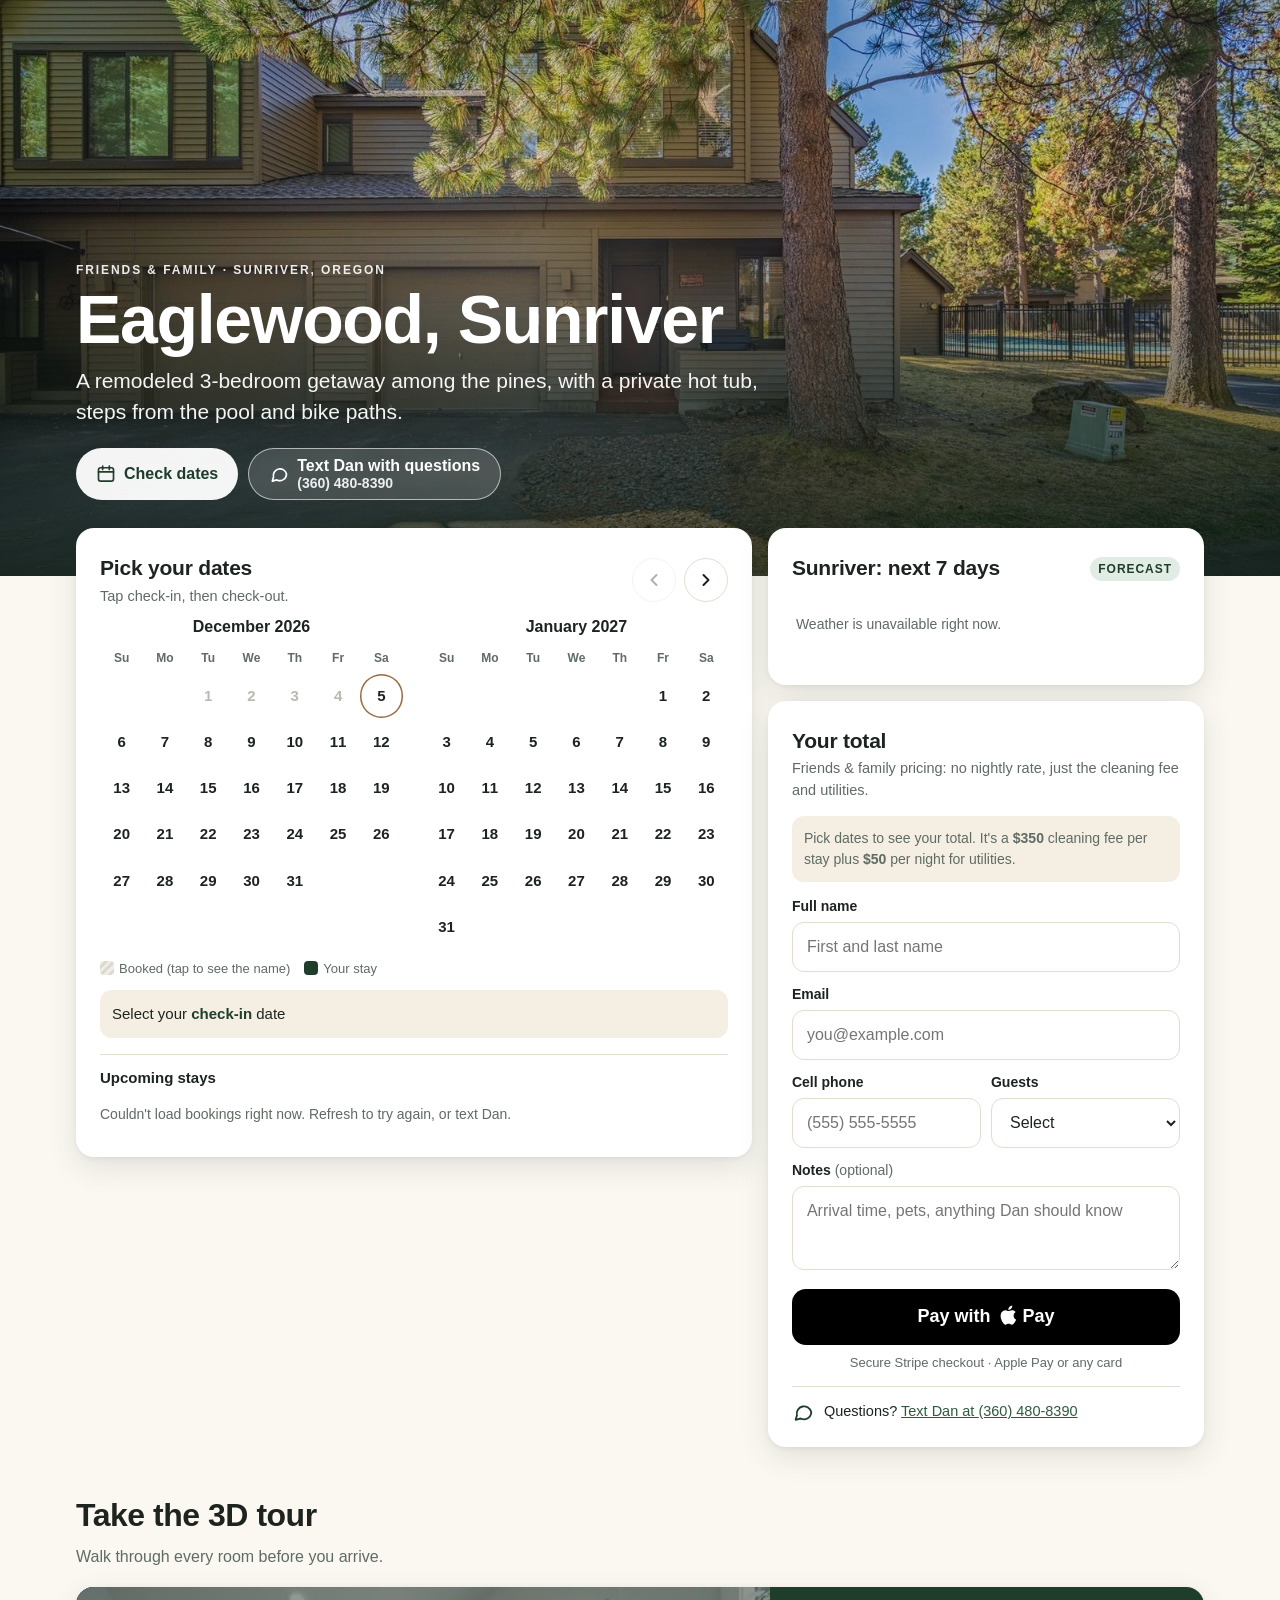
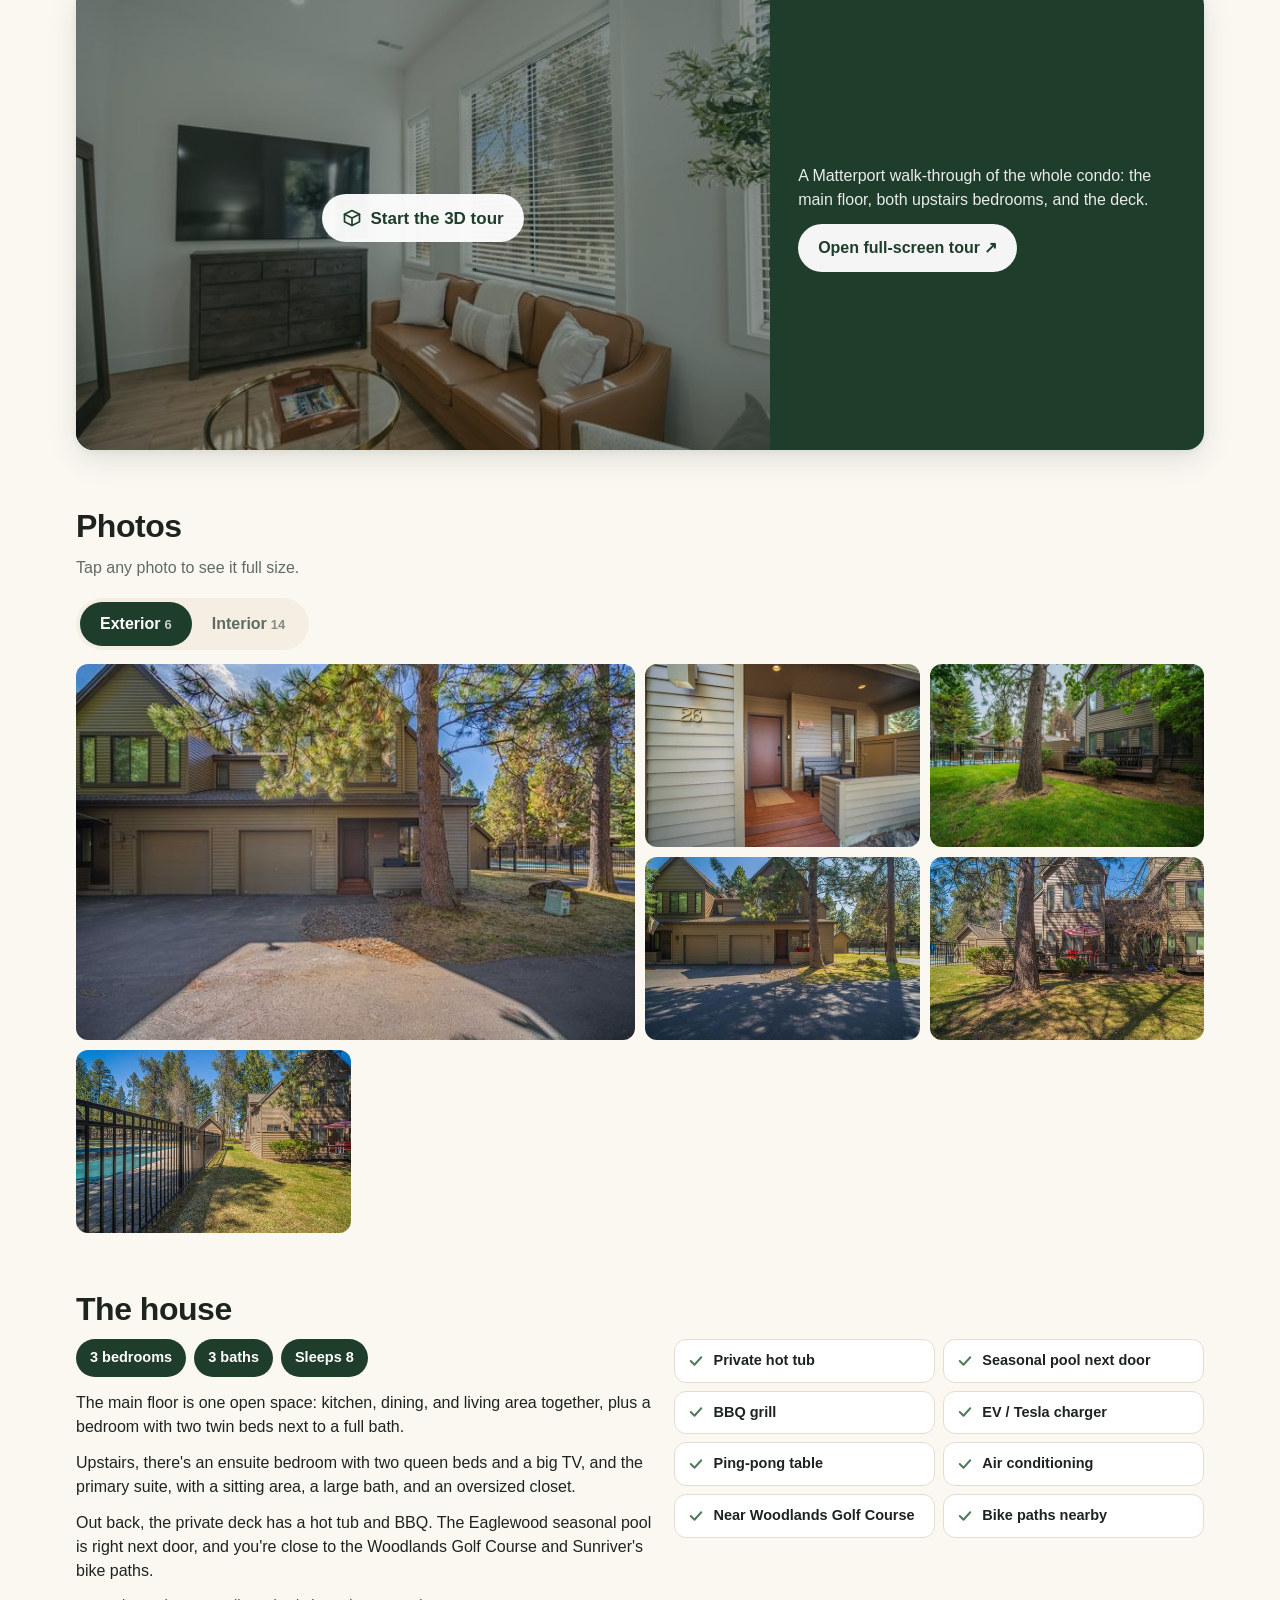
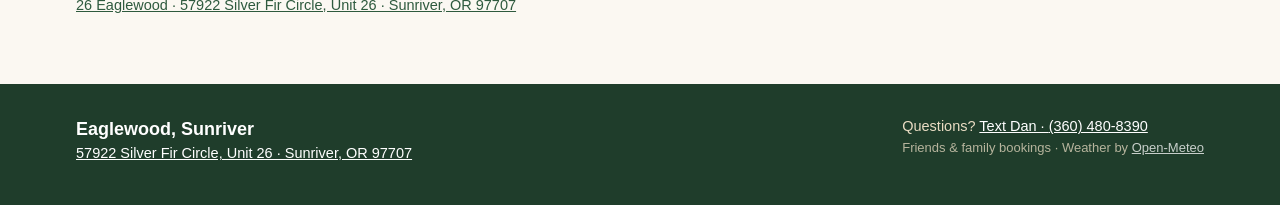
<file: index.html>
<!doctype html>
<html lang="en">
<head>
  <meta charset="utf-8">
  <meta name="viewport" content="width=device-width, initial-scale=1, viewport-fit=cover">
  <title>Eaglewood, Sunriver · Book your stay</title>
  <meta name="description" content="Book Eaglewood, a 3-bedroom, 3-bath condo in Sunriver, Oregon. Pick your dates, see the total, and pay with Apple Pay.">
  <meta name="theme-color" content="#1f3d2b">
  <meta property="og:title" content="Eaglewood, Sunriver">
  <meta property="og:description" content="3 bedrooms · 3 baths · sleeps 8 · private hot tub. Friends & family booking.">
  <meta property="og:image" content="photos/exterior/01-front.jpg">
  <link rel="icon" href="favicon.svg" type="image/svg+xml">
  <link rel="preload" as="image" href="photos/exterior/01-front.jpg" imagesrcset="photos/thumbs/exterior/01-front.jpg 600w, photos/exterior/01-front.jpg 1600w" imagesizes="100vw">
  <link rel="preconnect" href="https://api.open-meteo.com">
  <link rel="stylesheet" href="styles.css">
</head>
<body>
  <div class="demo-bar" id="demoBar" hidden>Preview mode: these are sample bookings, and payments aren't connected yet.</div>

  <header class="hero">
    <img src="photos/exterior/01-front.jpg" srcset="photos/thumbs/exterior/01-front.jpg 600w, photos/exterior/01-front.jpg 1600w" sizes="100vw" alt="Front of the Eaglewood condo with two garages under tall ponderosa pines" fetchpriority="high">
    <div class="wrap">
      <p class="eyebrow">Friends &amp; family · Sunriver, Oregon</p>
      <h1>Eaglewood, Sunriver</h1>
      <p class="tagline">A remodeled 3-bedroom getaway among the pines, with a private hot tub, steps from the pool and bike paths.</p>
      <div class="hero-actions">
        <a class="btn btn-light" href="#book">
          <svg viewBox="0 0 24 24" fill="none" stroke="currentColor" stroke-width="2" stroke-linecap="round" stroke-linejoin="round" aria-hidden="true"><rect x="3" y="4.5" width="18" height="16" rx="2.5"/><path d="M3 9.5h18M8 2.5v4M16 2.5v4"/></svg>
          Check dates
        </a>
        <a class="btn btn-ghost" id="heroText" href="sms:+13604808390">
          <svg viewBox="0 0 24 24" fill="none" stroke="currentColor" stroke-width="2" stroke-linecap="round" stroke-linejoin="round" aria-hidden="true"><path d="M21 12a8 8 0 0 1-11.6 7.1L4 20.5l1.4-4.9A8 8 0 1 1 21 12Z"/></svg>
          <span class="stack"><span>Text Dan with questions</span><small class="phone">(360) 480-8390</small></span>
        </a>
      </div>
    </div>
  </header>

  <main>
    <section class="booking" id="book" aria-label="Book your stay">
      <div class="wrap">
        <div id="cancelBanner" class="banner" hidden></div>
        <div class="booking-grid">
          <!-- Calendar -->
          <div class="card" id="calCard">
            <div class="cal-head">
              <div>
                <h2>Pick your dates</h2>
                <p class="sub" style="margin:0">Tap check-in, then check-out.</p>
              </div>
              <div style="display:flex;gap:8px">
                <button class="cal-nav" id="calPrev" type="button" aria-label="Previous month"><svg viewBox="0 0 24 24" fill="none" stroke="currentColor" stroke-width="2.4" stroke-linecap="round" stroke-linejoin="round"><path d="m15 18-6-6 6-6"/></svg></button>
                <button class="cal-nav" id="calNext" type="button" aria-label="Next month"><svg viewBox="0 0 24 24" fill="none" stroke="currentColor" stroke-width="2.4" stroke-linecap="round" stroke-linejoin="round"><path d="m9 18 6-6-6-6"/></svg></button>
              </div>
            </div>
            <div class="cal-months" id="calMonths" aria-live="polite"></div>
            <div class="legend" aria-hidden="true"><span><i class="lg-booked"></i>Booked (tap to see the name)</span><span><i class="lg-sel"></i>Your stay</span></div>
            <div class="cal-status" id="calStatus"></div>
            <div class="cal-info" id="calInfo" role="status"></div>
            <div class="stays">
              <h3>Upcoming stays</h3>
              <ul id="staysList"><li class="none">Loading…</li></ul>
            </div>
          </div>

          <div class="side">
            <!-- Weather -->
            <div class="card" id="wxCard">
              <div style="display:flex;justify-content:space-between;align-items:center;gap:8px;margin-bottom:10px">
                <h2 id="wxTitle">Sunriver weather</h2>
                <span class="wx-label fc" id="wxBadge">Forecast</span>
              </div>
              <div id="wxBody"><div class="wx-msg">Loading the Sunriver forecast…</div></div>
              <p class="wx-note" id="wxNote"></p>
            </div>

            <!-- Price + guest form + pay -->
            <div class="card" id="payCard">
              <h2>Your total</h2>
              <p class="sub">Friends &amp; family pricing: no nightly rate, just the cleaning fee and utilities.</p>
              <div id="priceBox"></div>
              <form id="guestForm" novalidate>
                <div class="field">
                  <label for="fName">Full name</label>
                  <input id="fName" name="name" autocomplete="name" required placeholder="First and last name">
                  <div class="err">Please enter your first and last name.</div>
                </div>
                <div class="field">
                  <label for="fEmail">Email</label>
                  <input id="fEmail" name="email" type="email" inputmode="email" autocomplete="email" required placeholder="you@example.com">
                  <div class="err">Please enter a valid email so we can send your confirmation.</div>
                </div>
                <div class="row2">
                  <div class="field">
                    <label for="fPhone">Cell phone</label>
                    <input id="fPhone" name="phone" type="tel" inputmode="tel" autocomplete="tel" required placeholder="(555) 555-5555">
                    <div class="err">Please enter a 10-digit cell number.</div>
                  </div>
                  <div class="field">
                    <label for="fGuests">Guests</label>
                    <select id="fGuests" name="guests" required>
                      <option value="">Select</option>
                    </select>
                    <div class="err">How many guests?</div>
                  </div>
                </div>
                <div class="field">
                  <label for="fNotes">Notes <span class="opt">(optional)</span></label>
                  <textarea id="fNotes" name="notes" maxlength="800" placeholder="Arrival time, pets, anything Dan should know"></textarea>
                </div>
                <button class="pay-btn" id="payBtn" type="submit" aria-label="Pay with Apple Pay or card">
                  Pay with
                  <svg class="apple" viewBox="0 0 17 20" aria-hidden="true"><path fill="currentColor" d="M14.06 10.63c-.02-2.2 1.8-3.26 1.88-3.31-1.03-1.5-2.62-1.7-3.18-1.73-1.35-.14-2.64.8-3.33.8-.69 0-1.74-.78-2.87-.76-1.47.02-2.83.86-3.59 2.18-1.53 2.66-.39 6.6 1.1 8.76.73 1.06 1.6 2.24 2.73 2.2 1.1-.04 1.51-.71 2.84-.71 1.32 0 1.7.71 2.86.69 1.18-.02 1.93-1.07 2.65-2.13.84-1.22 1.18-2.41 1.2-2.47-.03-.01-2.28-.88-2.3-3.48zM11.9 4.17c.6-.74 1.01-1.75.9-2.77-.87.04-1.93.58-2.55 1.31-.56.64-1.05 1.68-.92 2.67.97.08 1.96-.49 2.57-1.21z"/></svg>
                  Pay
                </button>
                <p class="pay-sub">Secure Stripe checkout · Apple Pay or any card</p>
                <div class="form-msg" id="formMsg" role="alert"></div>
              </form>
              <div class="text-dan">
                <svg viewBox="0 0 24 24" fill="none" stroke="currentColor" stroke-width="2" stroke-linecap="round" stroke-linejoin="round" aria-hidden="true"><path d="M21 12a8 8 0 0 1-11.6 7.1L4 20.5l1.4-4.9A8 8 0 1 1 21 12Z"/></svg>
                <span>Questions? <a href="sms:+13604808390" class="sms-link">Text Dan at <span class="phone">(360) 480-8390</span></a></span>
              </div>
            </div>
          </div>
        </div>
      </div>
    </section>

    <section class="block" id="tour">
      <div class="wrap">
        <h2>Take the 3D tour</h2>
        <p class="lead">Walk through every room before you arrive.</p>
        <div class="tour">
          <div class="tour-media" id="tourMedia">
            <img src="photos/thumbs/interior/04-primary-lounge.jpg" alt="" loading="lazy">
            <div class="tour-play">
              <button class="btn btn-light" id="tourLoad" type="button">
                <svg viewBox="0 0 24 24" fill="none" stroke="currentColor" stroke-width="2" stroke-linecap="round" stroke-linejoin="round" aria-hidden="true"><path d="M12 3 3 7.5v9L12 21l9-4.5v-9z"/><path d="m3 7.5 9 4.5 9-4.5M12 12v9"/></svg>
                Start the 3D tour
              </button>
            </div>
          </div>
          <div class="tour-body">
            <p>A Matterport walk-through of the whole condo: the main floor, both upstairs bedrooms, and the deck.</p>
            <a class="btn btn-light" id="tourLink" href="https://my.matterport.com/show/?m=YsL4c1QA3fg" target="_blank" rel="noopener">Open full-screen tour ↗</a>
          </div>
        </div>
      </div>
    </section>

    <section class="block" id="photos">
      <div class="wrap">
        <h2>Photos</h2>
        <p class="lead">Tap any photo to see it full size.</p>
        <div class="tabs" role="tablist" aria-label="Photo groups">
          <button class="tab" role="tab" id="tab-exterior" aria-controls="gallery" aria-selected="true" data-group="exterior">Exterior<span class="count"></span></button>
          <button class="tab" role="tab" id="tab-interior" aria-controls="gallery" aria-selected="false" data-group="interior">Interior<span class="count"></span></button>
        </div>
        <div class="gallery" id="gallery" role="tabpanel" aria-labelledby="tab-exterior"></div>
      </div>
    </section>

    <section class="block" id="house">
      <div class="wrap">
        <h2>The house</h2>
        <div class="house">
          <div>
            <div class="stats"><span class="stat">3 bedrooms</span><span class="stat">3 baths</span><span class="stat">Sleeps 8</span></div>
            <p>The main floor is one open space: kitchen, dining, and living area together, plus a bedroom with two twin beds next to a full bath.</p>
            <p>Upstairs, there's an ensuite bedroom with two queen beds and a big TV, and the primary suite, with a sitting area, a large bath, and an oversized closet.</p>
            <p>Out back, the private deck has a hot tub and BBQ. The Eaglewood seasonal pool is right next door, and you're close to the Woodlands Golf Course and Sunriver's bike paths.</p>
            <p style="color:var(--muted);font-size:14.5px"><a href="https://maps.apple.com/?address=57922%20Silver%20Fir%20Circle%2C%20Unit%2026%2C%20Sunriver%2C%20OR%2097707&amp;q=26%20Eaglewood" target="_blank" rel="noopener">26 Eaglewood · 57922 Silver Fir Circle, Unit 26 · Sunriver, OR 97707</a></p>
          </div>
          <ul class="amen" id="amenities"></ul>
        </div>
      </div>
    </section>
  </main>

  <footer>
    <div class="wrap ft">
      <div>
        <div class="brand">Eaglewood, Sunriver</div>
        <div><a href="https://maps.apple.com/?address=57922%20Silver%20Fir%20Circle%2C%20Unit%2026%2C%20Sunriver%2C%20OR%2097707&amp;q=26%20Eaglewood" target="_blank" rel="noopener">57922 Silver Fir Circle, Unit 26 · Sunriver, OR 97707</a></div>
      </div>
      <div>
        <div>Questions? <a href="sms:+13604808390" class="sms-link">Text Dan · <span class="phone">(360) 480-8390</span></a></div>
        <div style="opacity:.75;font-size:13px">Friends &amp; family bookings · Weather by <a href="https://open-meteo.com/" target="_blank" rel="noopener">Open-Meteo</a></div>
      </div>
    </div>
  </footer>

  <div class="sticky-total" id="stickyTotal" hidden>
    <div><strong id="stNights"></strong><span id="stTotal"></span></div>
    <a class="btn btn-pine" href="#payCard">Book →</a>
  </div>

  <div class="lightbox" id="lightbox" role="dialog" aria-modal="true" aria-label="Photo viewer">
    <button class="lb-btn lb-close" id="lbClose" type="button" aria-label="Close"><svg viewBox="0 0 24 24" fill="none" stroke="currentColor" stroke-width="2.4" stroke-linecap="round"><path d="M6 6l12 12M18 6 6 18"/></svg></button>
    <button class="lb-btn lb-prev" id="lbPrev" type="button" aria-label="Previous photo"><svg viewBox="0 0 24 24" fill="none" stroke="currentColor" stroke-width="2.4" stroke-linecap="round" stroke-linejoin="round"><path d="m15 18-6-6 6-6"/></svg></button>
    <img id="lbImg" alt="">
    <div class="lb-cap" id="lbCap"></div>
    <button class="lb-btn lb-next" id="lbNext" type="button" aria-label="Next photo"><svg viewBox="0 0 24 24" fill="none" stroke="currentColor" stroke-width="2.4" stroke-linecap="round" stroke-linejoin="round"><path d="m9 18 6-6-6-6"/></svg></button>
  </div>

  <script src="config.js"></script>
  <script src="common.js"></script>
  <script src="app.js"></script>
</body>
</html>
</file>
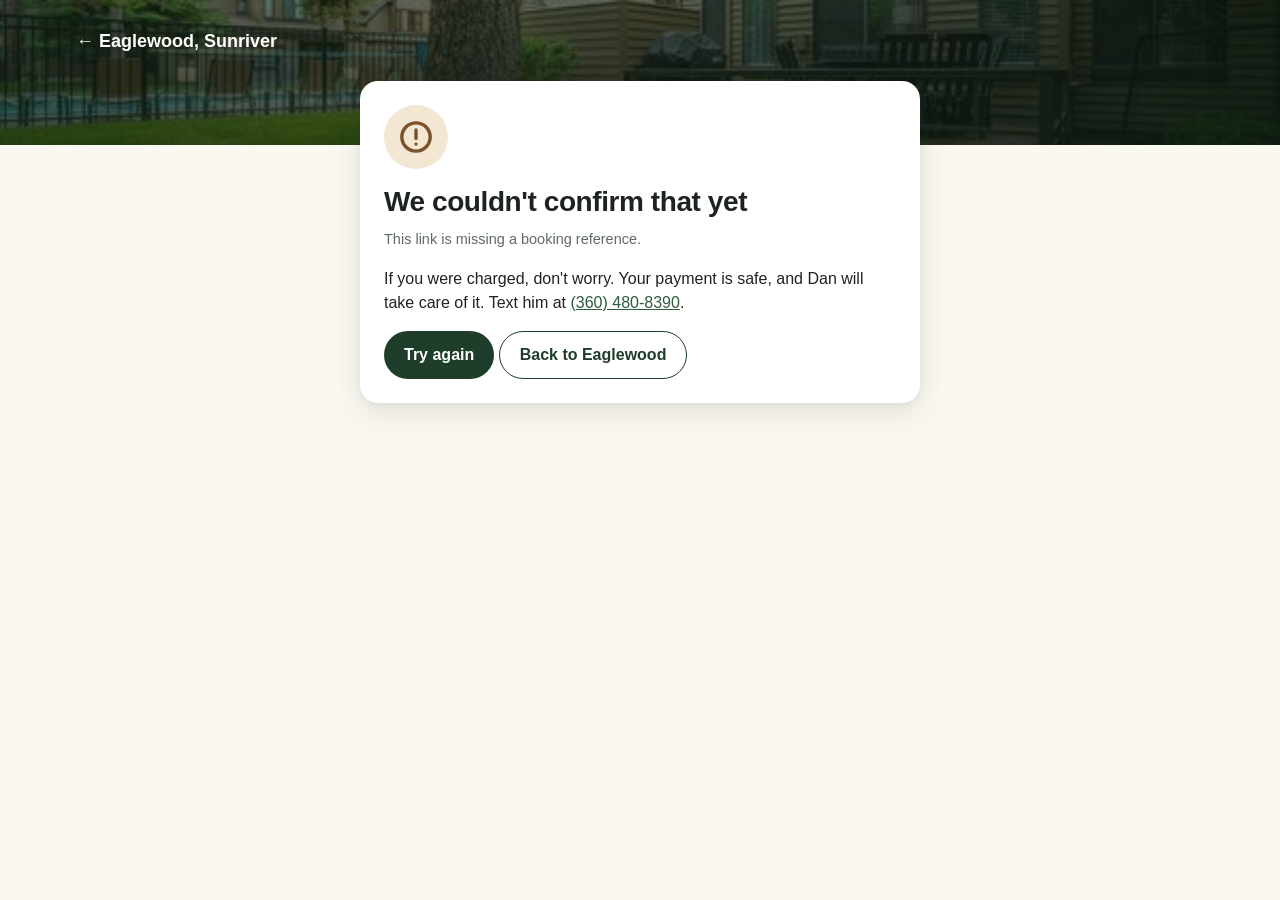
<file: confirmed.html>
<!doctype html>
<html lang="en">
<head>
  <meta charset="utf-8">
  <meta name="viewport" content="width=device-width, initial-scale=1, viewport-fit=cover">
  <title>Booking confirmed · Eaglewood, Sunriver</title>
  <meta name="theme-color" content="#1f3d2b">
  <meta name="robots" content="noindex">
  <link rel="icon" href="favicon.svg" type="image/svg+xml">
  <link rel="stylesheet" href="styles.css">
</head>
<body class="page">
  <div class="mini-hero" style="background-image:url(photos/thumbs/exterior/03-back-deck.jpg)">
    <div class="wrap"><a class="home" href="./">← Eaglewood, Sunriver</a></div>
  </div>
  <main class="wrap">
    <div class="card page-card" id="box">
      <div class="spinner" aria-hidden="true"></div>
      <h1>Confirming your booking…</h1>
      <p class="sub">Checking your payment with Stripe. This takes a few seconds.</p>
    </div>
  </main>
  <script src="config.js"></script>
  <script src="common.js"></script>
  <script>
  (function () {
    var EW = window.EW, CFG = EW.cfg, box = document.getElementById('box');
    var ok = '<div class="big-icon"><svg viewBox="0 0 24 24" fill="none" stroke="currentColor" stroke-width="2.6" stroke-linecap="round" stroke-linejoin="round"><path d="m5 12 5 5 9-10"/></svg></div>';
    var warn = '<div class="big-icon warn"><svg viewBox="0 0 24 24" fill="none" stroke="currentColor" stroke-width="2.4" stroke-linecap="round"><path d="M12 7v6M12 17h.01"/><circle cx="12" cy="12" r="10"/></svg></div>';
    var sms = '<a href="sms:' + CFG.PHONE_SMS + '">' + CFG.PHONE_DISPLAY + '</a>';
    function success(b, demo) {
      var n = b.nights;
      box.innerHTML = ok + '<h1>' + (demo ? 'Preview: you\'re booked!' : 'You\'re booked, ' + EW.esc(b.firstName) + '!') + '</h1>' +
        '<p class="sub">' + (demo ? 'This is what guests see after paying. Payments aren\'t connected yet, so nothing was charged.' : 'Payment received. A confirmation email is on its way to <strong>' + EW.esc(b.email) + '</strong>.') + '</p>' +
        '<div class="kv">' +
        '<div><span>Check-in</span><span>' + EW.fmt(b.checkin, { weekday: 'long', month: 'long', day: 'numeric', year: 'numeric' }) + '</span></div>' +
        '<div><span>Check-out</span><span>' + EW.fmt(b.checkout, { weekday: 'long', month: 'long', day: 'numeric', year: 'numeric' }) + '</span></div>' +
        '<div><span>Nights</span><span>' + n + '</span></div>' +
        '<div><span>Total paid</span><span>' + EW.money(b.total) + '</span></div>' +
        (b.id ? '<div><span>Booking #</span><span>' + EW.esc(b.id) + '</span></div>' : '') +
        '<div><span>Address</span><span><a href="https://maps.apple.com/?address=57922%20Silver%20Fir%20Circle%2C%20Unit%2026%2C%20Sunriver%2C%20OR%2097707&amp;q=26%20Eaglewood" target="_blank" rel="noopener">57922 Silver Fir Circle, Unit 26<br>Sunriver, OR 97707</a></span></div>' +
        '</div>' +
        '<p>Check-in details will come by text before you arrive. Questions? Text Dan at ' + sms + '.</p>' +
        '<a class="btn btn-pine" href="./">Back to Eaglewood</a>';
      try { sessionStorage.removeItem('ew_pending'); } catch (_) {}
    }
    function fail(msg) {
      box.innerHTML = warn + '<h1>We couldn\'t confirm that yet</h1><p class="sub">' + EW.esc(msg) + '</p>' +
        '<p>If you were charged, don\'t worry. Your payment is safe, and Dan will take care of it. Text him at ' + sms + '.</p>' +
        '<button class="btn btn-pine" type="button" onclick="location.reload()">Try again</button> <a class="btn btn-outline" href="./">Back to Eaglewood</a>';
    }
    var sid = EW.qs('booked');
    if (EW.demo) {
      var ci = EW.addDays(EW.today(), 30);
      return success({ firstName: 'Sample', email: 'sample@example.com', checkin: ci, checkout: EW.addDays(ci, 3), nights: 3, total: CFG.CLEANING_FEE + 3 * CFG.UTILITIES_PER_NIGHT, id: 'DEMO' }, true);
    }
    if (!sid || !/^cs_(test|live)_[A-Za-z0-9]+$/.test(sid)) return fail('This link is missing a booking reference.');
    var tries = 0;
    (function attempt() {
      EW.api('confirm', { session_id: sid }).then(function (j) { success(j.booking); })
        .catch(function (e) {
          // Stripe can take a moment to mark the payment paid; retry a few times.
          if (++tries < 4 && /not paid|pending|network/i.test(e.message)) return setTimeout(attempt, 2500);
          fail(e.message);
        });
    })();
  })();
  </script>
</body>
</html>
</file>
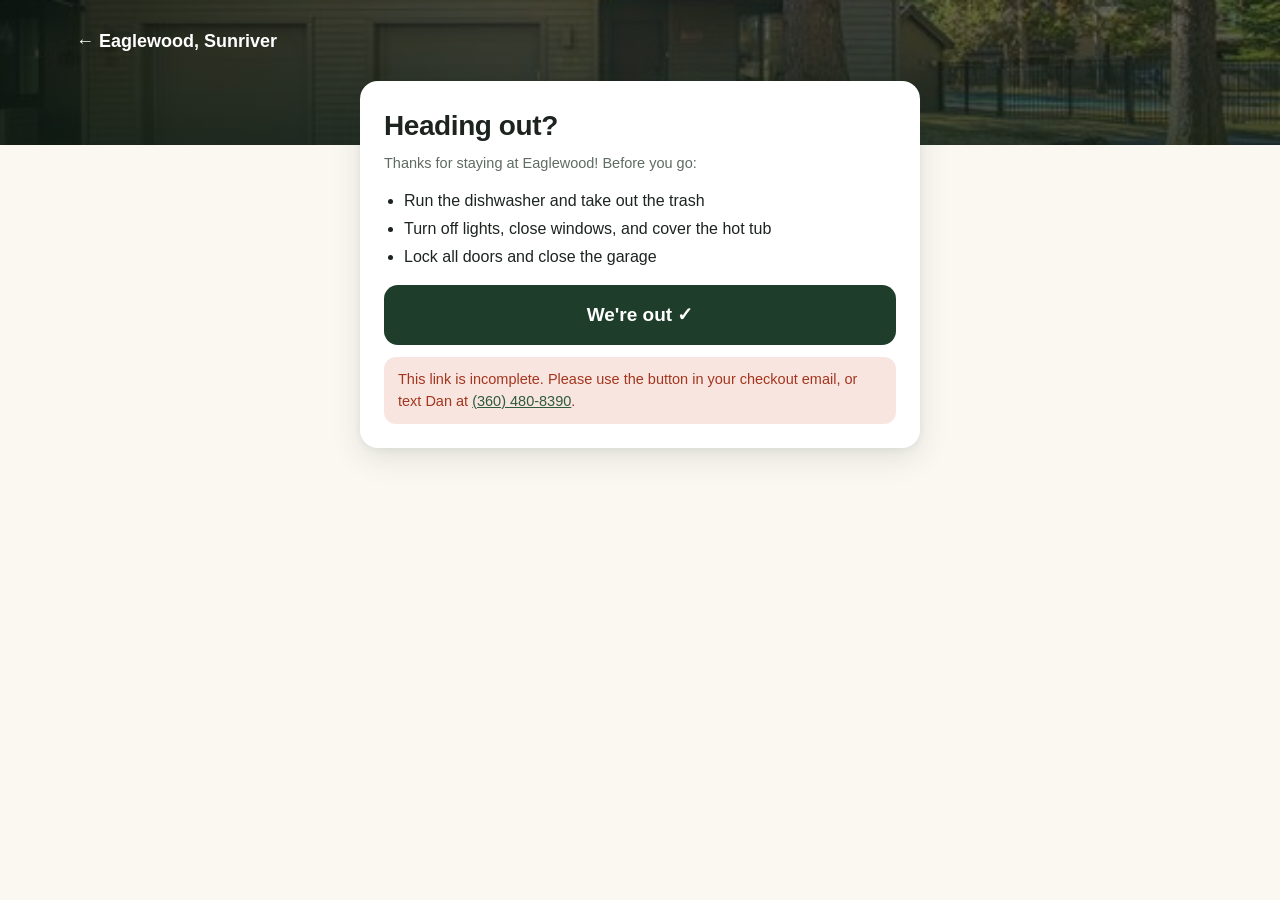
<file: out.html>
<!doctype html>
<html lang="en">
<head>
  <meta charset="utf-8">
  <meta name="viewport" content="width=device-width, initial-scale=1, viewport-fit=cover">
  <title>We're out · Eaglewood, Sunriver</title>
  <meta name="theme-color" content="#1f3d2b">
  <meta name="robots" content="noindex">
  <link rel="icon" href="favicon.svg" type="image/svg+xml">
  <link rel="stylesheet" href="styles.css">
</head>
<body class="page">
  <div class="mini-hero" style="background-image:url(photos/thumbs/exterior/01-front.jpg)">
    <div class="wrap"><a class="home" href="./">← Eaglewood, Sunriver</a></div>
  </div>
  <main class="wrap">
    <div class="card page-card" id="box">
      <h1>Heading out?</h1>
      <p class="sub">Thanks for staying at Eaglewood! Before you go:</p>
      <ul class="checklist">
        <li>Run the dishwasher and take out the trash</li>
        <li>Turn off lights, close windows, and cover the hot tub</li>
        <li>Lock all doors and close the garage</li>
      </ul>
      <button class="btn btn-pine out-btn" id="outBtn" type="button">We're out ✓</button>
      <div class="form-msg" id="msg" role="alert"></div>
    </div>
  </main>
  <script src="config.js"></script>
  <script src="common.js"></script>
  <script>
  (function () {
    var EW = window.EW, CFG = EW.cfg, box = document.getElementById('box'), btn = document.getElementById('outBtn'), msg = document.getElementById('msg');
    var b = EW.qs('b'), t = EW.qs('t');
    var sms = '<a href="sms:' + CFG.PHONE_SMS + '">' + CFG.PHONE_DISPLAY + '</a>';
    function done(name, demo) {
      box.innerHTML = '<div class="big-icon"><svg viewBox="0 0 24 24" fill="none" stroke="currentColor" stroke-width="2.6" stroke-linecap="round" stroke-linejoin="round"><path d="m5 12 5 5 9-10"/></svg></div>' +
        '<h1>Thanks' + (name ? ', ' + EW.esc(name) : '') + '! Safe travels.</h1>' +
        '<p class="sub">' + (demo ? 'Preview only: on the live site, this lets Dan know the house is ready for cleaning.' : 'Dan knows the house is ready for cleaning.') + '</p>' +
        '<p>Left something behind? Text Dan at ' + sms + '.</p><a class="btn btn-outline" href="./">Back to Eaglewood</a>';
    }
    if (!EW.demo && (!b || !t)) {
      btn.disabled = true;
      msg.className = 'form-msg show err';
      msg.innerHTML = 'This link is incomplete. Please use the button in your checkout email, or text Dan at ' + sms + '.';
    }
    btn.addEventListener('click', function () {
      if (EW.demo) return done('', true);
      btn.disabled = true; btn.textContent = 'Sending…';
      EW.api('out', { b: b, t: t }).then(function (j) { done(j.firstName); })
        .catch(function (e) {
          btn.disabled = false; btn.textContent = "We're out ✓";
          msg.className = 'form-msg show err';
          msg.innerHTML = EW.esc(e.message) + ' You can also just text Dan at ' + sms + '.';
        });
    });
  })();
  </script>
</body>
</html>
</file>
<file: styles.css>
/* Eaglewood, Sunriver — high-desert / pine palette */
:root {
  --pine: #1f3d2b;
  --pine-2: #2e5a3e;
  --pine-3: #4f7a5c;
  --sand: #e9dcc3;
  --sand-2: #f5efe3;
  --sand-3: #fbf8f2;
  --bark: #9a6a3f;
  --ink: #1d2420;
  --muted: #5f6b63;
  --line: #e4ddcf;
  --white: #fff;
  --danger: #a3361f;
  --radius: 18px;
  --shadow: 0 10px 30px rgba(31, 61, 43, .12), 0 2px 6px rgba(31, 61, 43, .06);
  --font: -apple-system, BlinkMacSystemFont, "SF Pro Text", "Segoe UI", Inter, Roboto, "Helvetica Neue", Arial, sans-serif;
}
* { box-sizing: border-box; }
html { -webkit-text-size-adjust: 100%; scroll-behavior: smooth; }
body { margin: 0; font-family: var(--font); color: var(--ink); background: var(--sand-3); line-height: 1.5; font-size: 16px; }
img { max-width: 100%; display: block; }
a { color: var(--pine-2); }
button, input, select, textarea { font: inherit; color: inherit; }
button { cursor: pointer; }
:focus-visible { outline: 3px solid #c9a77a; outline-offset: 2px; }
.sr-only { position: absolute; width: 1px; height: 1px; overflow: hidden; clip: rect(0 0 0 0); white-space: nowrap; }
.wrap { width: 100%; max-width: 1160px; margin: 0 auto; padding: 0 16px; }

/* ---------- demo ribbon ---------- */
.demo-bar { background: var(--bark); color: #fff; text-align: center; font-size: 13px; padding: 6px 12px; font-weight: 600; letter-spacing: .01em; }

/* ---------- hero ---------- */
.hero { position: relative; min-height: 64vh; min-height: 64svh; display: flex; align-items: flex-end; color: #fff; overflow: hidden; background: var(--pine); }
.hero img { position: absolute; inset: 0; width: 100%; height: 100%; object-fit: cover; object-position: 50% 40%; }
.hero::after { content: ""; position: absolute; inset: 0; background: linear-gradient(180deg, rgba(15, 30, 20, .15) 0%, rgba(15, 30, 20, .05) 35%, rgba(15, 30, 20, .78) 100%); }
.hero .wrap { position: relative; z-index: 1; padding-top: 48px; padding-bottom: 68px; }
@media (max-width: 719px) { .hero { min-height: 54vh; min-height: 54svh; } .hero p.tagline { margin-bottom: 16px; } }
@media (min-width: 720px) { .hero .wrap { padding-top: 80px; padding-bottom: 76px; } }
.eyebrow { text-transform: uppercase; letter-spacing: .16em; font-size: 12px; font-weight: 700; opacity: .9; margin: 0 0 6px; }
.hero h1 { font-size: clamp(38px, 9vw, 68px); line-height: 1.02; margin: 0 0 10px; letter-spacing: -.02em; font-weight: 800; }
.hero p.tagline { font-size: clamp(17px, 4.2vw, 21px); margin: 0 0 20px; max-width: 34em; opacity: .95; }
.hero-actions { display: flex; flex-wrap: wrap; gap: 10px; }
.btn { display: inline-flex; align-items: center; justify-content: center; gap: 8px; min-height: 48px; padding: 0 20px; border-radius: 999px; border: 0; font-weight: 700; text-decoration: none; font-size: 16px; transition: transform .08s ease, background .15s ease; }
.btn:active { transform: scale(.98); }
.btn-light { background: rgba(255, 255, 255, .95); color: var(--pine); }
.btn-ghost { background: rgba(255, 255, 255, .14); color: #fff; border: 1.5px solid rgba(255, 255, 255, .6); backdrop-filter: blur(4px); }
.btn-pine { background: var(--pine); color: #fff; }
.btn-pine:hover { background: var(--pine-2); }
.btn-outline { background: #fff; color: var(--pine); border: 1.5px solid var(--pine); }
.btn svg { width: 20px; height: 20px; flex: none; }
.btn .stack { display: flex; flex-direction: column; line-height: 1.15; text-align: left; }
.btn .stack small { font-weight: 600; opacity: .9; font-size: 14px; }
.btn-ghost { padding: 8px 20px; }

/* ---------- booking layout ---------- */
.booking { position: relative; z-index: 2; margin-top: -48px; }
.booking-grid { display: grid; gap: 16px; grid-template-columns: minmax(0, 1fr); }
.booking-grid > *, .side > * { min-width: 0; }
.card { background: var(--white); border-radius: var(--radius); box-shadow: var(--shadow); padding: 18px; }
.card h2 { font-size: 21px; margin: 0 0 2px; letter-spacing: -.01em; }
.card .sub { color: var(--muted); margin: 0 0 14px; font-size: 14.5px; }
@media (min-width: 980px) {
  .booking-grid { grid-template-columns: minmax(0, 1.55fr) minmax(0, 1fr); align-items: start; }
  .side { position: sticky; top: 16px; display: grid; gap: 16px; }
  .card { padding: 24px; }
}
.side { display: grid; gap: 16px; }

/* ---------- calendar ---------- */
.cal-head { display: flex; align-items: center; justify-content: space-between; gap: 8px; margin-bottom: 8px; }
.cal-nav { width: 44px; height: 44px; border-radius: 50%; border: 1.5px solid var(--line); background: #fff; display: grid; place-items: center; }
.cal-nav:disabled { opacity: .35; cursor: default; }
.cal-nav svg { width: 20px; height: 20px; }
.cal-months { display: grid; gap: 22px; grid-template-columns: 1fr; }
.cal-months.two { grid-template-columns: 1fr 1fr; }
.cal-title { text-align: center; font-weight: 700; margin: 0 0 6px; font-size: 16px; }
.cal-grid { display: grid; grid-template-columns: repeat(7, 1fr); row-gap: 3px; }
.cal-dow { text-align: center; font-size: 12px; color: var(--muted); font-weight: 600; padding: 4px 0; }
.day { position: relative; aspect-ratio: 1 / 1; min-height: 42px; border: 0; background: transparent; font-size: 15px; font-weight: 600; padding: 0; display: grid; place-items: center; color: var(--ink); }
.day span.n { position: relative; z-index: 1; width: 100%; height: 100%; display: grid; place-items: center; border-radius: 50%; }
.day:not(:disabled):not(.booked):hover span.n { background: var(--sand-2); }
.day.today span.n { box-shadow: inset 0 0 0 1.5px var(--bark); }
.day.past, .day.blocked-out { color: #b9b9b1; cursor: default; }
.day.blocked-out span.n { text-decoration: line-through; text-decoration-color: rgba(0,0,0,.15); }
.day.booked { color: #8d948f; cursor: help; }
.day.booked::before { content: ""; position: absolute; inset: 3px 0; background: repeating-linear-gradient(135deg, #eeece6 0 6px, #e5e2da 6px 12px); }
.day.booked.b-start::before { left: 50%; border-radius: 0; }
.day.booked.b-start.b-end::before { left: 3px; right: 3px; border-radius: 10px; }
.day.booked.b-start::before { left: 3px; border-top-left-radius: 10px; border-bottom-left-radius: 10px; }
.day.booked.b-end::before { right: 3px; border-top-right-radius: 10px; border-bottom-right-radius: 10px; }
.day.booked.can-checkout { color: var(--ink); cursor: pointer; }
.day.in-range::before, .day.preview::before { content: ""; position: absolute; inset: 3px 0; background: #dfe9e2; }
.day.preview::before { background: #edf3ef; }
.day.sel-start::before { content: ""; position: absolute; inset: 3px 0 3px 50%; background: #dfe9e2; }
.day.sel-end::before { content: ""; position: absolute; inset: 3px 50% 3px 0; background: #dfe9e2; }
.day.sel-start.sel-end::before, .day.sel-start.only::before { display: none; }
.day.sel-start span.n, .day.sel-end span.n { background: var(--pine) !important; color: #fff; }
.day.empty { visibility: hidden; }
.cal-tip { position: absolute; bottom: calc(100% + 6px); left: 50%; transform: translateX(-50%); background: var(--ink); color: #fff; font-size: 12.5px; font-weight: 600; white-space: nowrap; padding: 6px 9px; border-radius: 8px; pointer-events: none; opacity: 0; transition: opacity .12s; z-index: 5; }
@media (hover: hover) { .day.booked:hover .cal-tip { opacity: 1; } }
.cal-status { margin-top: 12px; display: flex; align-items: center; justify-content: space-between; gap: 10px; background: var(--sand-2); border-radius: 12px; padding: 10px 12px; font-size: 15px; min-height: 48px; }
.cal-status strong { color: var(--pine); }
.link-btn { background: none; border: 0; color: var(--pine-2); font-weight: 700; text-decoration: underline; padding: 8px 4px; min-height: 40px; }
.cal-info { margin-top: 8px; font-size: 14px; color: var(--ink); background: #f1efe9; border-radius: 10px; padding: 8px 12px; display: none; }
.cal-info.show { display: block; }
.cal-info.err { background: #f8e5df; color: var(--danger); }
.legend { display: flex; flex-wrap: wrap; gap: 14px; font-size: 13px; color: var(--muted); margin-top: 10px; }
.legend i { display: inline-block; width: 14px; height: 14px; border-radius: 4px; vertical-align: -2px; margin-right: 5px; }
.legend .lg-booked { background: repeating-linear-gradient(135deg, #eeece6 0 3px, #dcd8ce 3px 6px); }
.legend .lg-sel { background: var(--pine); }
.stays { margin-top: 16px; border-top: 1px solid var(--line); padding-top: 12px; }
.stays h3 { font-size: 15px; margin: 0 0 6px; }
.stays ul { list-style: none; margin: 0; padding: 0; }
.stays li { display: flex; justify-content: space-between; gap: 10px; padding: 8px 0; border-bottom: 1px dashed var(--line); font-size: 14.5px; }
.stays li:last-child { border-bottom: 0; }
.stays .who { font-weight: 600; color: var(--pine); white-space: nowrap; }
.stays .nn { color: var(--muted); white-space: nowrap; }
.stays .none { color: var(--muted); font-size: 14px; }

/* ---------- weather ---------- */
.wx-label { font-size: 12px; font-weight: 700; text-transform: uppercase; letter-spacing: .08em; padding: 3px 8px; border-radius: 999px; }
.wx-label.fc { background: #e1ece4; color: var(--pine); }
.wx-label.ty { background: #f3e7d4; color: #7a5129; }
.wx-strip { display: flex; gap: 8px; overflow-x: auto; scroll-snap-type: x mandatory; padding: 2px 2px 8px; -webkit-overflow-scrolling: touch; }
.wx-day { scroll-snap-align: start; flex: 0 0 86px; background: var(--sand-3); border: 1px solid var(--line); border-radius: 14px; padding: 10px 6px; text-align: center; font-size: 13px; }
.wx-day.typical { background: #fbf4e9; border-style: dashed; border-color: #e3cfae; }
.wx-day .d { font-weight: 700; font-size: 12.5px; color: var(--muted); }
.wx-day svg { width: 34px; height: 34px; margin: 4px auto; display: block; }
.wx-day .t { font-weight: 800; font-size: 15px; }
.wx-day .t small { font-weight: 600; color: var(--muted); font-size: 13px; }
.wx-day .p { color: var(--muted); font-size: 12px; line-height: 1.3; margin-top: 2px; }
.wx-day .tag { font-size: 10px; font-weight: 700; text-transform: uppercase; letter-spacing: .05em; color: #9a6a3f; }
.wx-note { font-size: 12.5px; color: var(--muted); margin: 8px 0 0; }
.wx-msg { color: var(--muted); font-size: 14px; padding: 18px 4px; }

/* ---------- price + form ---------- */
.price { margin: 4px 0 14px; }
.price-row { display: flex; justify-content: space-between; padding: 7px 0; font-size: 15.5px; }
.price-row span:first-child { color: var(--muted); }
.price-row.total { border-top: 1.5px solid var(--ink); margin-top: 4px; padding-top: 10px; font-weight: 800; font-size: 19px; }
.price-row.total span:first-child { color: var(--ink); }
.price-hint { font-size: 14px; color: var(--muted); background: var(--sand-2); border-radius: 12px; padding: 12px; margin-bottom: 14px; }
.field { margin-bottom: 12px; }
.field label { display: block; font-weight: 600; font-size: 14px; margin-bottom: 5px; }
.field label .opt { color: var(--muted); font-weight: 500; }
.field input, .field select, .field textarea { width: 100%; min-height: 50px; padding: 12px 14px; border: 1.5px solid var(--line); border-radius: 12px; background: #fff; font-size: 16px; }
.field textarea { min-height: 84px; resize: vertical; }
.field input:focus, .field select:focus, .field textarea:focus { outline: none; border-color: var(--pine-3); box-shadow: 0 0 0 3px rgba(79, 122, 92, .18); }
.field.invalid input, .field.invalid select { border-color: var(--danger); }
.field .err { color: var(--danger); font-size: 13px; margin-top: 4px; display: none; }
.field.invalid .err { display: block; }
.row2 { display: grid; grid-template-columns: 1fr 1fr; gap: 10px; }
.pay-btn { width: 100%; min-height: 56px; border-radius: 14px; border: 0; background: #000; color: #fff; font-size: 18px; font-weight: 600; display: flex; align-items: center; justify-content: center; gap: 6px; margin-top: 6px; }
.pay-btn svg.apple { width: 19px; height: 22px; margin: 0 -1px 3px 2px; }
.pay-btn:disabled { opacity: .55; cursor: wait; }
.pay-sub { text-align: center; color: var(--muted); font-size: 13px; margin: 8px 0 0; }
.form-msg { margin-top: 12px; border-radius: 12px; padding: 12px 14px; font-size: 14.5px; display: none; }
.form-msg.show { display: block; }
.form-msg.info { background: #f3e7d4; color: #5c3d1e; }
.form-msg.err { background: #f8e5df; color: var(--danger); }
.text-dan { display: flex; align-items: center; gap: 10px; margin-top: 14px; padding-top: 14px; border-top: 1px solid var(--line); font-size: 14.5px; }
.text-dan svg { width: 22px; height: 22px; color: var(--pine); flex: none; }

/* ---------- sections ---------- */
section.block { padding: 44px 0 8px; }
section.block h2 { font-size: clamp(24px, 5vw, 32px); letter-spacing: -.015em; margin: 0 0 6px; }
section.block .lead { color: var(--muted); margin: 0 0 18px; }
.tour { display: grid; gap: 0; border-radius: var(--radius); overflow: hidden; box-shadow: var(--shadow); background: var(--pine); color: #fff; }
.tour-media { position: relative; aspect-ratio: 16 / 9; background: #0f1f15; }
.tour-media img { width: 100%; height: 100%; object-fit: cover; opacity: .55; }
.tour-media iframe { position: absolute; inset: 0; width: 100%; height: 100%; border: 0; }
.tour-play { position: absolute; inset: 0; display: grid; place-items: center; }
.tour-play .btn { font-size: 17px; }
.tour-body { padding: 18px 20px; display: flex; flex-wrap: wrap; align-items: center; justify-content: space-between; gap: 12px; }
.tour-body p { margin: 0; opacity: .9; }
@media (min-width: 900px) { .tour { grid-template-columns: 1.6fr 1fr; } .tour-media { aspect-ratio: auto; min-height: 340px; } .tour-body { flex-direction: column; align-items: flex-start; justify-content: center; padding: 28px; } }

.tabs { display: inline-flex; background: var(--sand-2); border-radius: 999px; padding: 4px; margin-bottom: 14px; }
.tab { border: 0; background: transparent; min-height: 44px; padding: 0 20px; border-radius: 999px; font-weight: 700; color: var(--muted); }
.tab[aria-selected="true"] { background: var(--pine); color: #fff; }
.tab .count { font-weight: 600; opacity: .75; font-size: 13px; margin-left: 4px; }
.gallery { display: grid; grid-template-columns: repeat(2, 1fr); gap: 8px; }
@media (min-width: 700px) { .gallery { grid-template-columns: repeat(3, 1fr); gap: 10px; } }
@media (min-width: 1000px) { .gallery { grid-template-columns: repeat(4, 1fr); } }
.gallery button { border: 0; padding: 0; background: var(--sand); border-radius: 12px; overflow: hidden; aspect-ratio: 3 / 2; position: relative; }
.gallery button img { width: 100%; height: 100%; object-fit: cover; transition: transform .3s ease; }
.gallery button:hover img { transform: scale(1.04); }
.gallery button:first-child { grid-column: span 2; grid-row: span 2; aspect-ratio: auto; }

.lightbox { position: fixed; inset: 0; background: rgba(8, 14, 10, .94); z-index: 50; display: none; flex-direction: column; align-items: center; justify-content: center; }
.lightbox.open { display: flex; }
.lightbox img { max-width: 100vw; max-height: calc(100vh - 120px); max-height: calc(100svh - 120px); object-fit: contain; user-select: none; }
.lb-cap { color: #fff; text-align: center; padding: 12px 60px; font-size: 15px; }
.lb-cap small { opacity: .7; margin-left: 6px; }
.lb-btn { position: absolute; width: 52px; height: 52px; border-radius: 50%; border: 0; background: rgba(255, 255, 255, .14); color: #fff; display: grid; place-items: center; }
.lb-btn:hover { background: rgba(255, 255, 255, .25); }
.lb-btn svg { width: 24px; height: 24px; }
.lb-close { top: 12px; right: 12px; }
.lb-prev { left: 10px; top: 50%; transform: translateY(-50%); }
.lb-next { right: 10px; top: 50%; transform: translateY(-50%); }

.house { display: grid; gap: 16px; }
@media (min-width: 900px) { .house { grid-template-columns: 1.1fr 1fr; align-items: start; } }
.stats { display: flex; flex-wrap: wrap; gap: 8px; margin-bottom: 14px; }
.stat { background: var(--pine); color: #fff; border-radius: 999px; padding: 8px 14px; font-weight: 700; font-size: 14.5px; }
.house p { margin: 0 0 12px; }
.amen { list-style: none; padding: 0; margin: 0; display: grid; grid-template-columns: 1fr 1fr; gap: 8px; }
.amen li { background: #fff; border: 1px solid var(--line); border-radius: 12px; padding: 10px 12px; font-size: 14.5px; font-weight: 600; display: flex; gap: 8px; align-items: center; }
.amen li svg { width: 18px; height: 18px; color: var(--pine-3); flex: none; }

footer { margin-top: 48px; background: var(--pine); color: var(--sand); padding: 32px 0 40px; font-size: 14.5px; }
footer a { color: #fff; }
footer .ft { display: flex; flex-wrap: wrap; justify-content: space-between; gap: 16px; }
footer .brand { font-weight: 800; color: #fff; font-size: 18px; }

/* ---------- simple pages (confirmed / out) ---------- */
.page { min-height: 100vh; display: flex; flex-direction: column; }
.mini-hero { background: var(--pine) center/cover no-repeat; color: #fff; position: relative; padding: 28px 0 90px; }
.mini-hero::after { content: ""; position: absolute; inset: 0; background: linear-gradient(180deg, rgba(15,30,20,.55), rgba(15,30,20,.75)); }
.mini-hero .wrap { position: relative; z-index: 1; }
.mini-hero a.home { color: #fff; text-decoration: none; font-weight: 800; font-size: 18px; }
.page-card { max-width: 560px; margin: -64px auto 0; position: relative; z-index: 2; }
.page-card h1 { font-size: 28px; margin: 0 0 6px; letter-spacing: -.015em; }
.big-icon { width: 64px; height: 64px; border-radius: 50%; background: #e1ece4; color: var(--pine); display: grid; place-items: center; margin-bottom: 12px; }
.big-icon svg { width: 34px; height: 34px; }
.big-icon.warn { background: #f3e7d4; color: #7a5129; }
.kv { margin: 14px 0; border-top: 1px solid var(--line); }
.kv div { display: flex; justify-content: space-between; gap: 12px; padding: 10px 0; border-bottom: 1px solid var(--line); font-size: 15px; }
.kv div span:first-child { color: var(--muted); }
.kv div span:last-child { text-align: right; font-weight: 600; }
.spinner { width: 36px; height: 36px; border-radius: 50%; border: 4px solid var(--sand); border-top-color: var(--pine); animation: spin 0.9s linear infinite; margin: 8px 0 14px; }
@keyframes spin { to { transform: rotate(360deg); } }
.checklist { padding-left: 20px; margin: 10px 0 16px; }
.checklist li { margin: 4px 0; }
.out-btn { width: 100%; min-height: 60px; font-size: 19px; border-radius: 14px; }
.banner { margin: 12px 0 0; border-radius: 12px; padding: 12px 14px; background: #f3e7d4; color: #5c3d1e; font-size: 14.5px; }

/* mobile sticky total (shown after dates are picked, hidden when the pay card is on screen) */
.sticky-total { position: fixed; left: 10px; right: 10px; bottom: calc(10px + env(safe-area-inset-bottom)); z-index: 30; background: #fff; border-radius: 16px; box-shadow: 0 10px 30px rgba(0,0,0,.18); padding: 10px 10px 10px 16px; display: flex; align-items: center; justify-content: space-between; gap: 10px; }
.sticky-total[hidden] { display: none; }
.sticky-total strong { display: block; font-size: 15px; }
.sticky-total span { color: var(--muted); font-size: 14px; }
@media (min-width: 980px) { .sticky-total { display: none !important; } }
</file>
